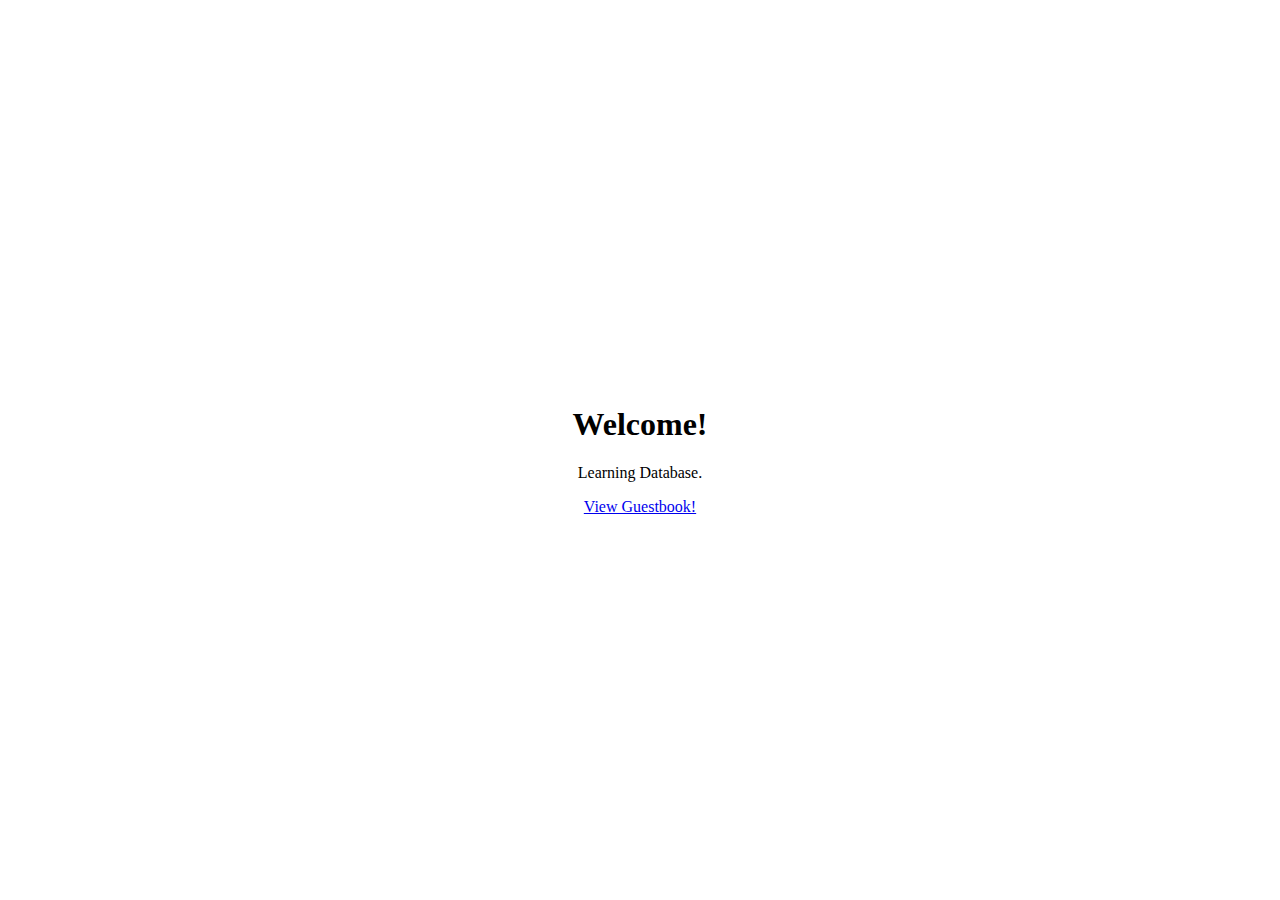
<file: index.html>
<!DOCTYPE html>
<html lang="en">
<head>
    <meta charset="UTF-8">
    <meta name="viewport" content="width=device-width, initial-scale=1.0">
    <title>ITF Database Lab</title>
    <link rel="stylesheet" href="https://cdn.jsdelivr.net/npm/bootstrap@4.5.3/dist/css/bootstrap.min.css" integrity="sha384-TX8t27EcRE3e/ihU7zmQxVncDAy5uIKz4rEkgIXeMed4M0jlfIDPvg6uqKI2xXr2" crossorigin="anonymous">
    <link rel="stylesheet" href="css/style.css">
    <style>
        body {
            display: flex;
            justify-content: center;
            flex-direction:column;
            text-align:center;
            margin:0;
            min-height: 100vh;
        }
    </style>
</head>
<body>
    <div class="my-4">
        <h1>Welcome!</h1>
        <p>Learning Database.</p>
        <a role="button" class="btn btn-primary mt-3" href="guestbook.php">View Guestbook!</a>
    </div>
</body>
</html>
</file>
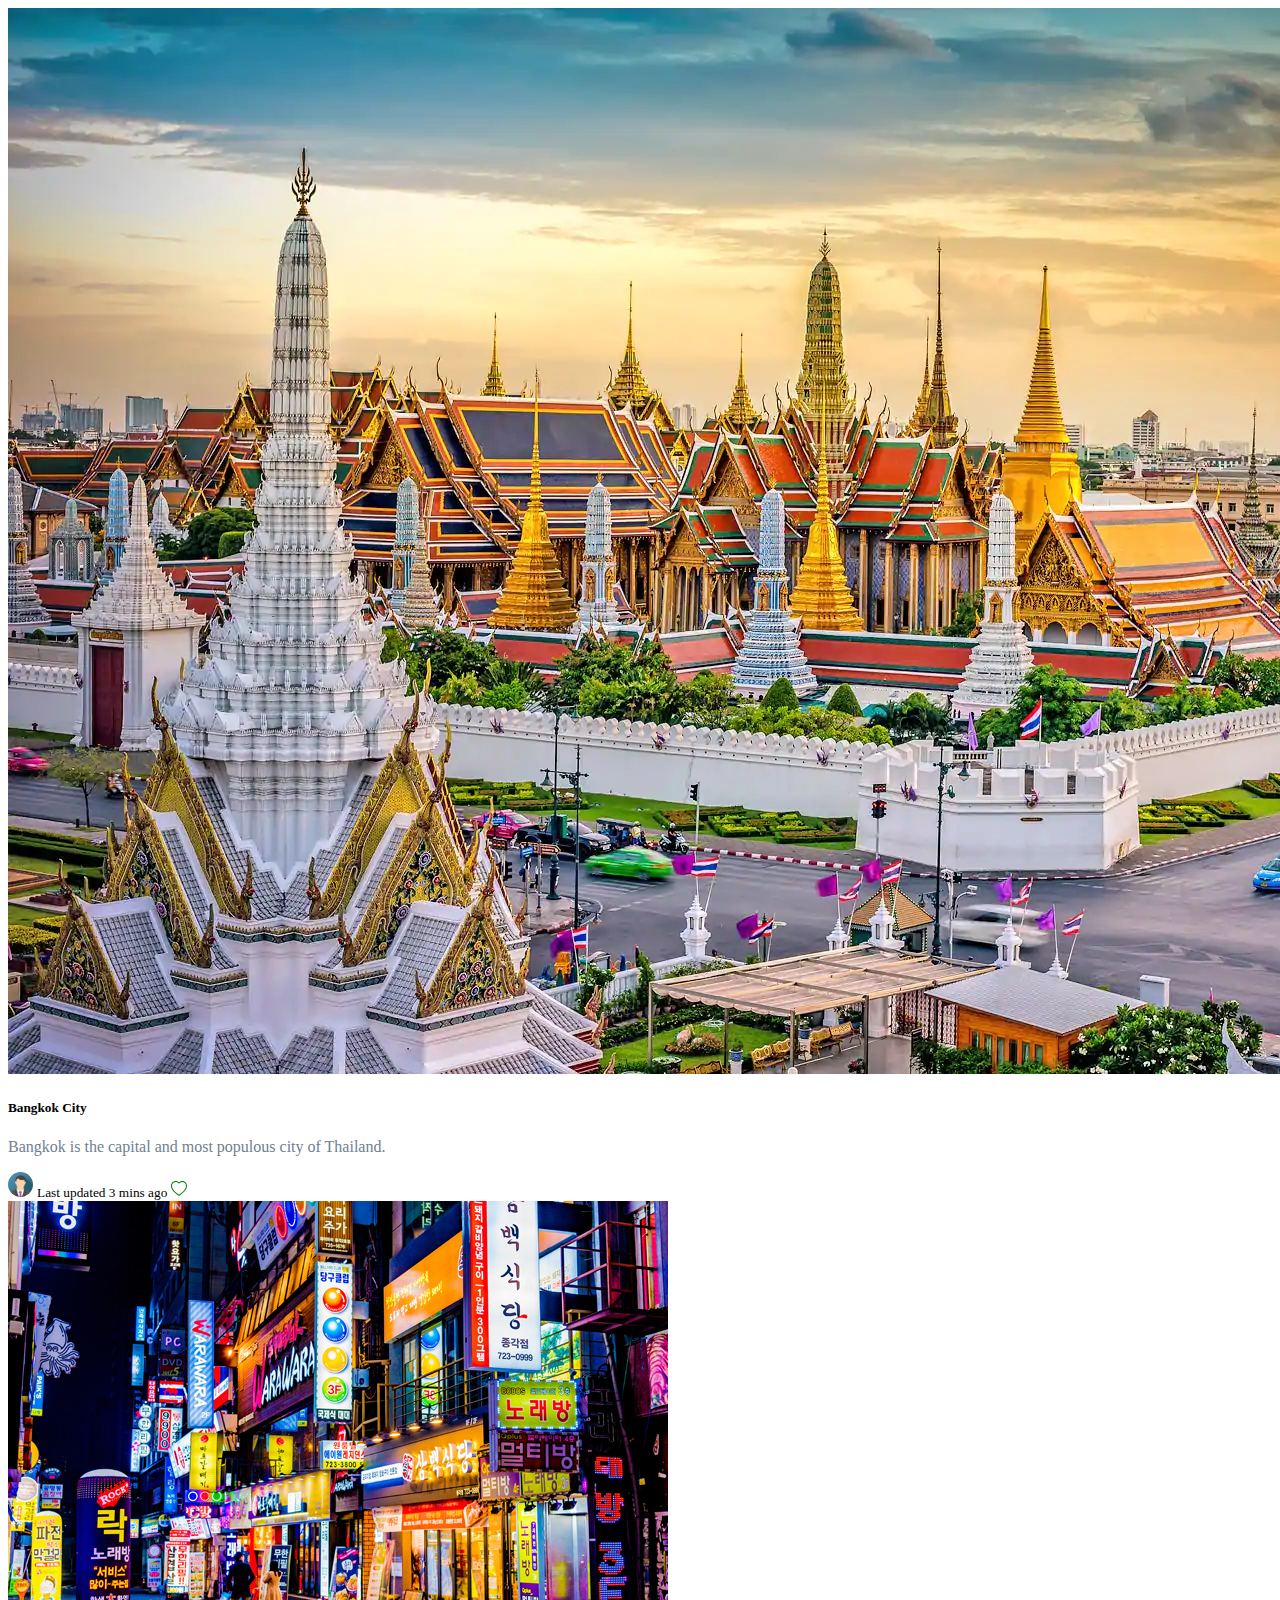
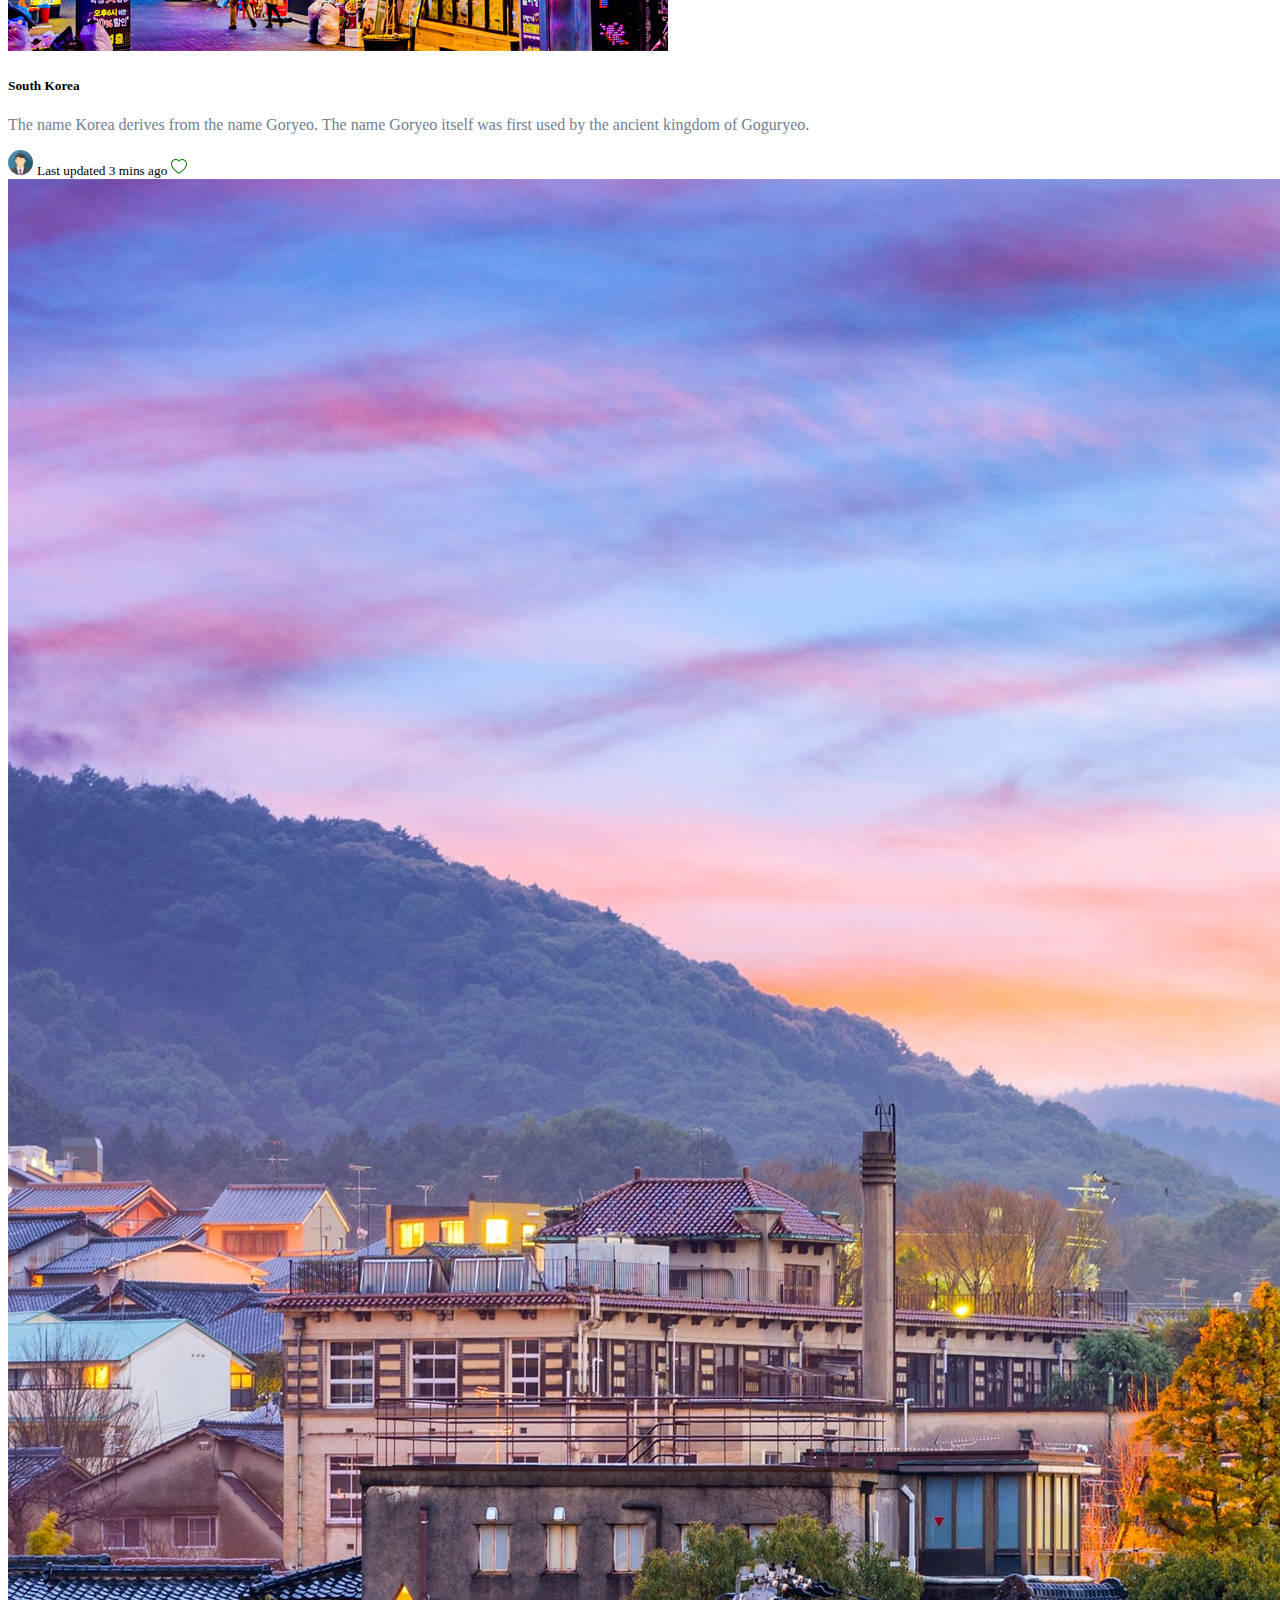
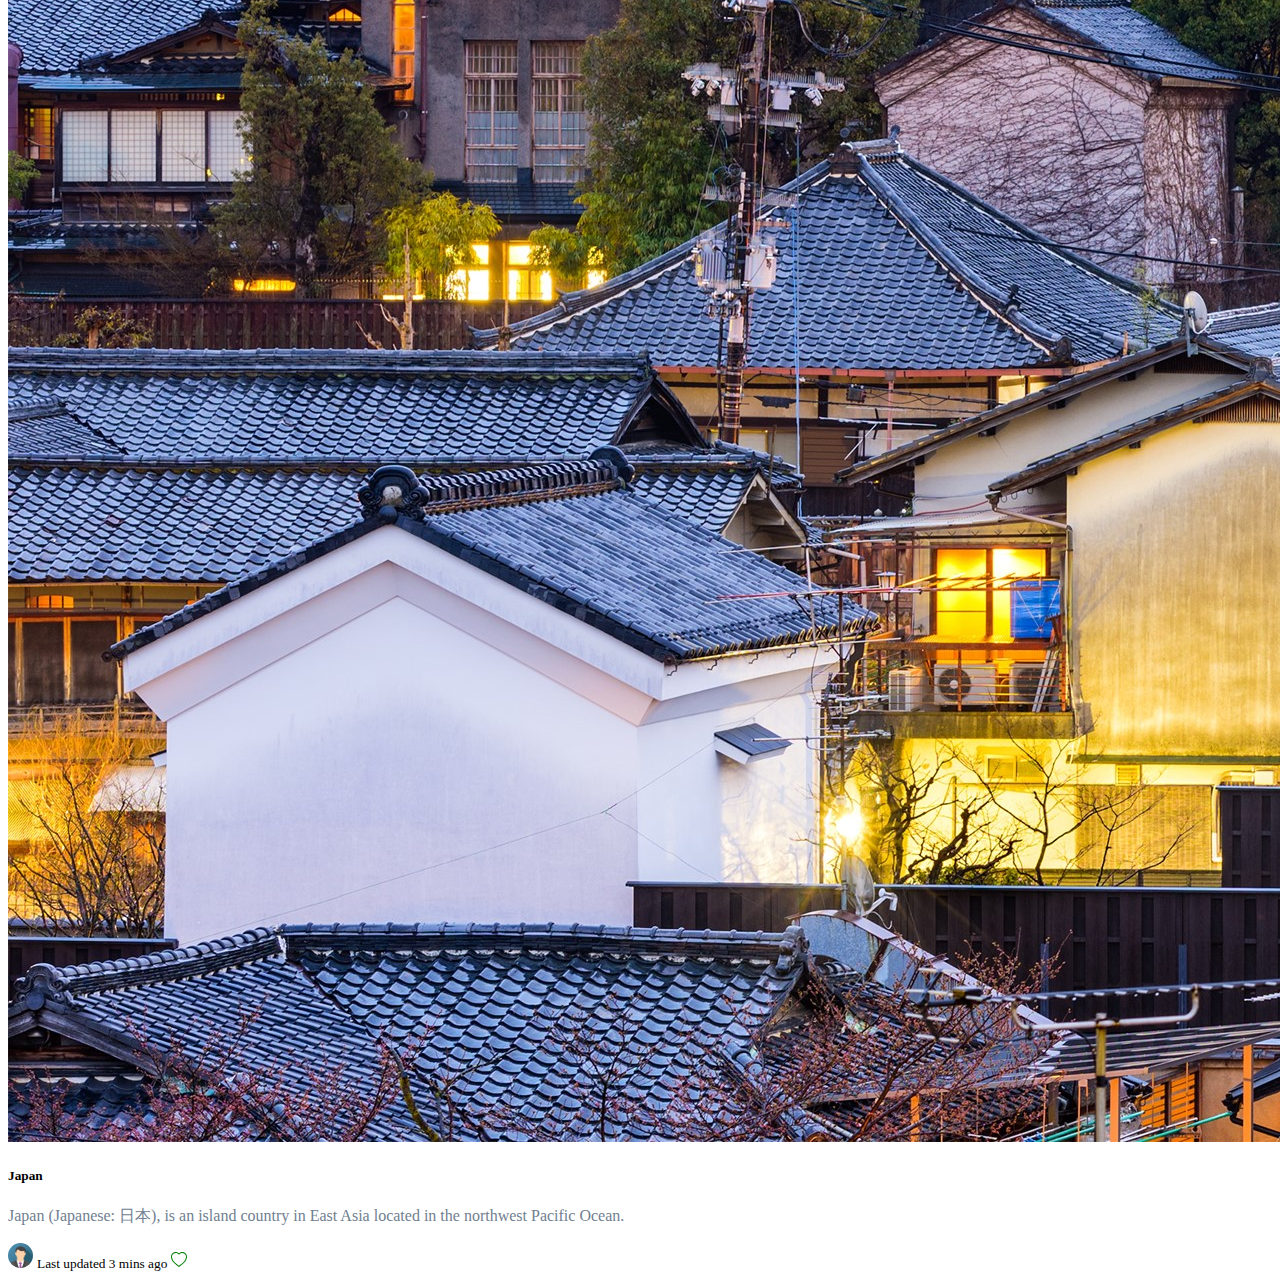
<file: js/index.html>
<!DOCTYPE html>
<html lang="en">
    <head>
        <meta charset="UTF-8">
        <meta name="viewport" content="width=device-width, initial-scale=1.0">
        <meta http-equiv="X-UA-Compatible" content="ie=edge">
        <title>Lab</title>
        <link rel="stylesheet" href="https://cdn.jsdelivr.net/npm/bootstrap@4.5.3/dist/css/bootstrap.min.css" integrity="sha384-TX8t27EcRE3e/ihU7zmQxVncDAy5uIKz4rEkgIXeMed4M0jlfIDPvg6uqKI2xXr2" crossorigin="anonymous">
        <style>
            p{
                color: slategrey;
            }

            h5{
                color: black;
            }
        </style>
    </head>
    <body>
        <div class="container">
            <div class="card-deck">
                <div class="card">
                  <img src="bkkkk.webp" class="card-img-top" alt="...">
                  <div class="card-body">
                    <h5 class="card-title">Bangkok City</h5>
                    <p class="card-text">Bangkok is the capital and most populous city of Thailand.</p>
                  </div>
                  <div class="card-footer">
                    <img style="border-radius: 50%;" src="img_avatar.png" alt="Avatar" height=25>
                    <small class="text-muted">Last updated 3 mins ago</small>
                    <svg width="1em" height="1em" viewBox="0 0 16 16" class="bi bi-heart" fill="green" xmlns="http://www.w3.org/2000/svg">
                        <path fill-rule="evenodd" d="M8 2.748l-.717-.737C5.6.281 2.514.878 1.4 3.053c-.523 1.023-.641 2.5.314 4.385.92 1.815 2.834 3.989 6.286 6.357 3.452-2.368 5.365-4.542 6.286-6.357.955-1.886.838-3.362.314-4.385C13.486.878 10.4.28 8.717 2.01L8 2.748zM8 15C-7.333 4.868 3.279-3.04 7.824 1.143c.06.055.119.112.176.171a3.12 3.12 0 0 1 .176-.17C12.72-3.042 23.333 4.867 8 15z"/>
                      </svg>
                  </div>
                </div>
                <div class="card">
                  <img src="Seoul.jpg" class="card-img-top" alt="...">
                  <div class="card-body">
                    <h5 class="card-title">South Korea</h5>
                    <p class="card-text">The name Korea derives from the name Goryeo. The name Goryeo itself was first used by the ancient kingdom of Goguryeo.</p>
                  </div>
                  <div class="card-footer">
                    <img style="border-radius: 50%;" src="img_avatar.png" alt="Avatar" height=25>
                    <small class="text-muted">Last updated 3 mins ago</small>
                    <svg width="1em" height="1em" viewBox="0 0 16 16" class="bi bi-heart" fill="green" xmlns="http://www.w3.org/2000/svg">
                        <path fill-rule="evenodd" d="M8 2.748l-.717-.737C5.6.281 2.514.878 1.4 3.053c-.523 1.023-.641 2.5.314 4.385.92 1.815 2.834 3.989 6.286 6.357 3.452-2.368 5.365-4.542 6.286-6.357.955-1.886.838-3.362.314-4.385C13.486.878 10.4.28 8.717 2.01L8 2.748zM8 15C-7.333 4.868 3.279-3.04 7.824 1.143c.06.055.119.112.176.171a3.12 3.12 0 0 1 .176-.17C12.72-3.042 23.333 4.867 8 15z"/>
                      </svg>
                  </div>
                </div>
                <div class="card">
                  <img src="JAPAN.jpg" class="card-img-top" alt="...">
                  <div class="card-body">
                    <h5 class="card-title">Japan</h5>
                    <p class="card-text">Japan (Japanese: 日本), is an island country in East Asia located in the northwest Pacific Ocean.</p>
                  </div>
                  <div class="card-footer">
                    <img style="border-radius: 50%;" src="img_avatar.png" alt="Avatar" height=25>
                    <small class="text-muted">Last updated 3 mins ago</small>
                    <svg width="1em" height="1em" viewBox="0 0 16 16" class="bi bi-heart" fill="green" xmlns="http://www.w3.org/2000/svg">
                        <path fill-rule="evenodd" d="M8 2.748l-.717-.737C5.6.281 2.514.878 1.4 3.053c-.523 1.023-.641 2.5.314 4.385.92 1.815 2.834 3.989 6.286 6.357 3.452-2.368 5.365-4.542 6.286-6.357.955-1.886.838-3.362.314-4.385C13.486.878 10.4.28 8.717 2.01L8 2.748zM8 15C-7.333 4.868 3.279-3.04 7.824 1.143c.06.055.119.112.176.171a3.12 3.12 0 0 1 .176-.17C12.72-3.042 23.333 4.867 8 15z"/>
                      </svg>
                  </div>
                </div>
              </div>
          </div>
    </body>
</html>
</file>
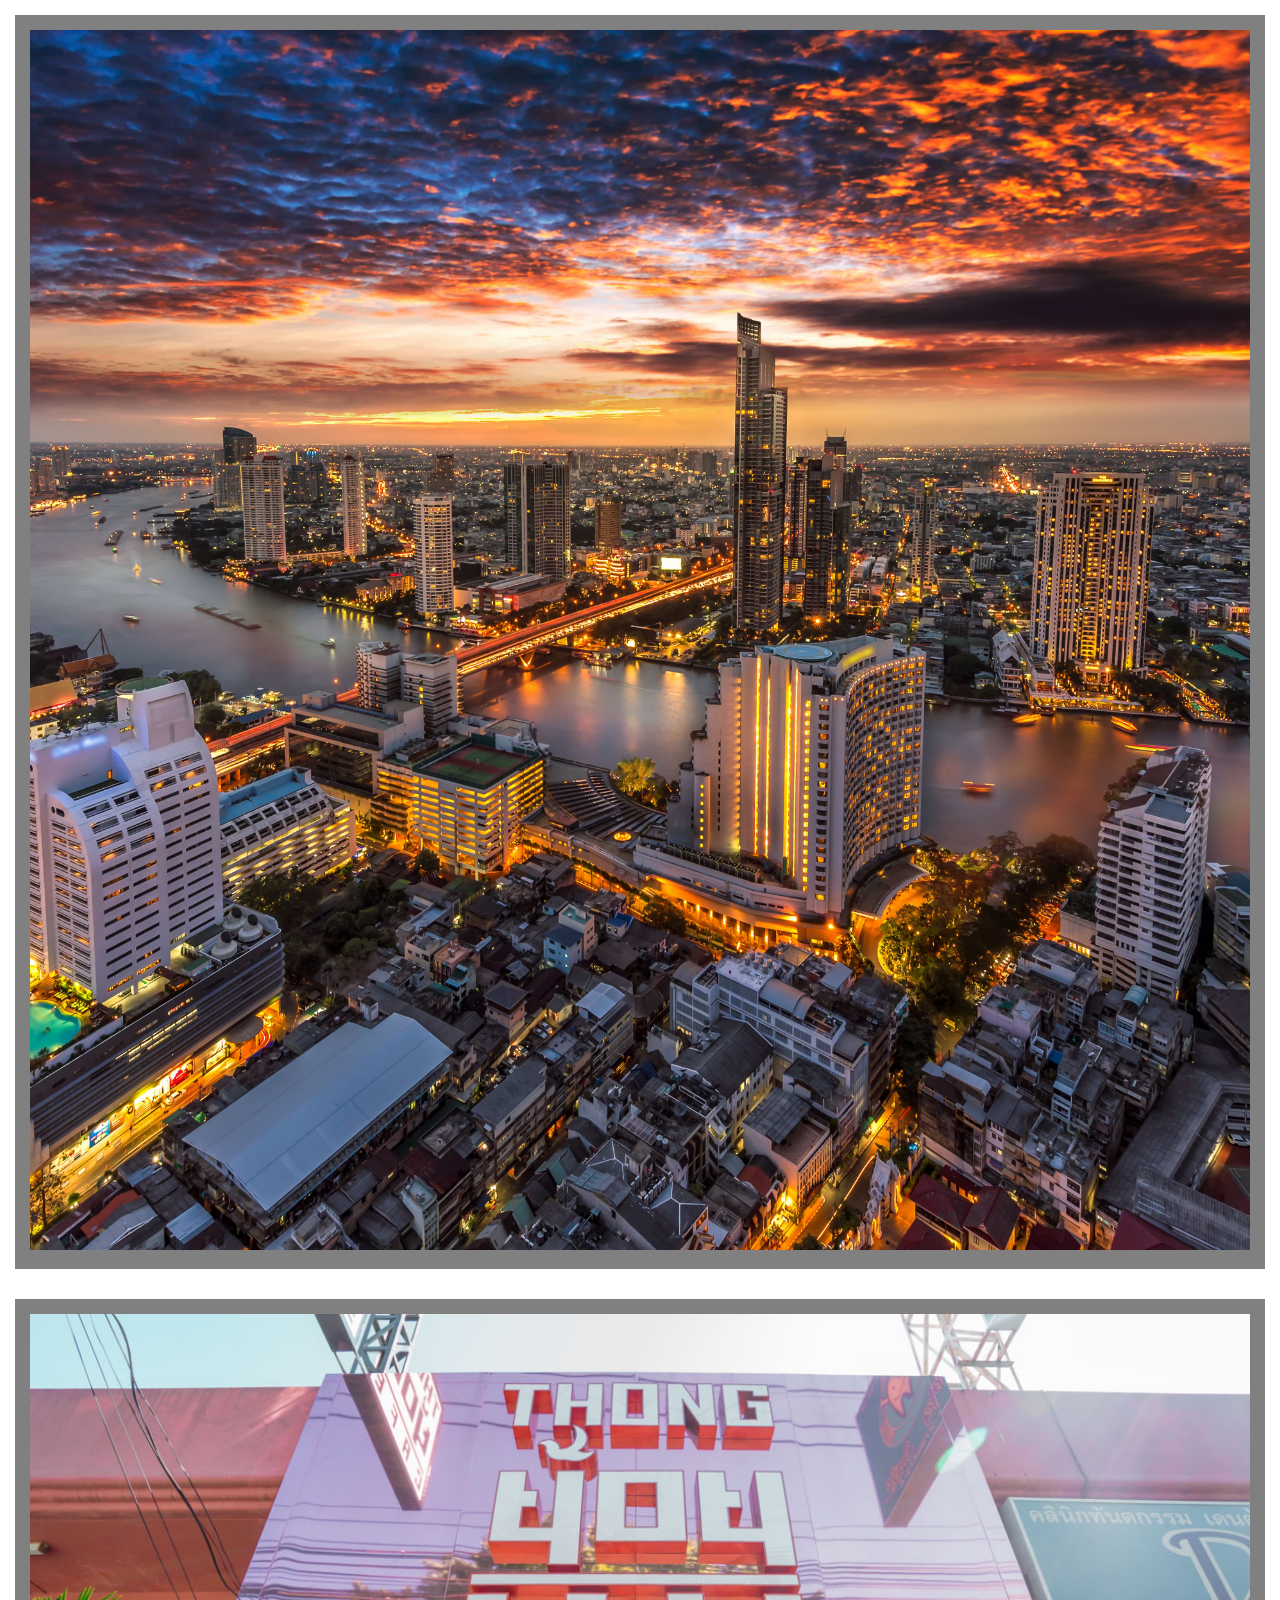
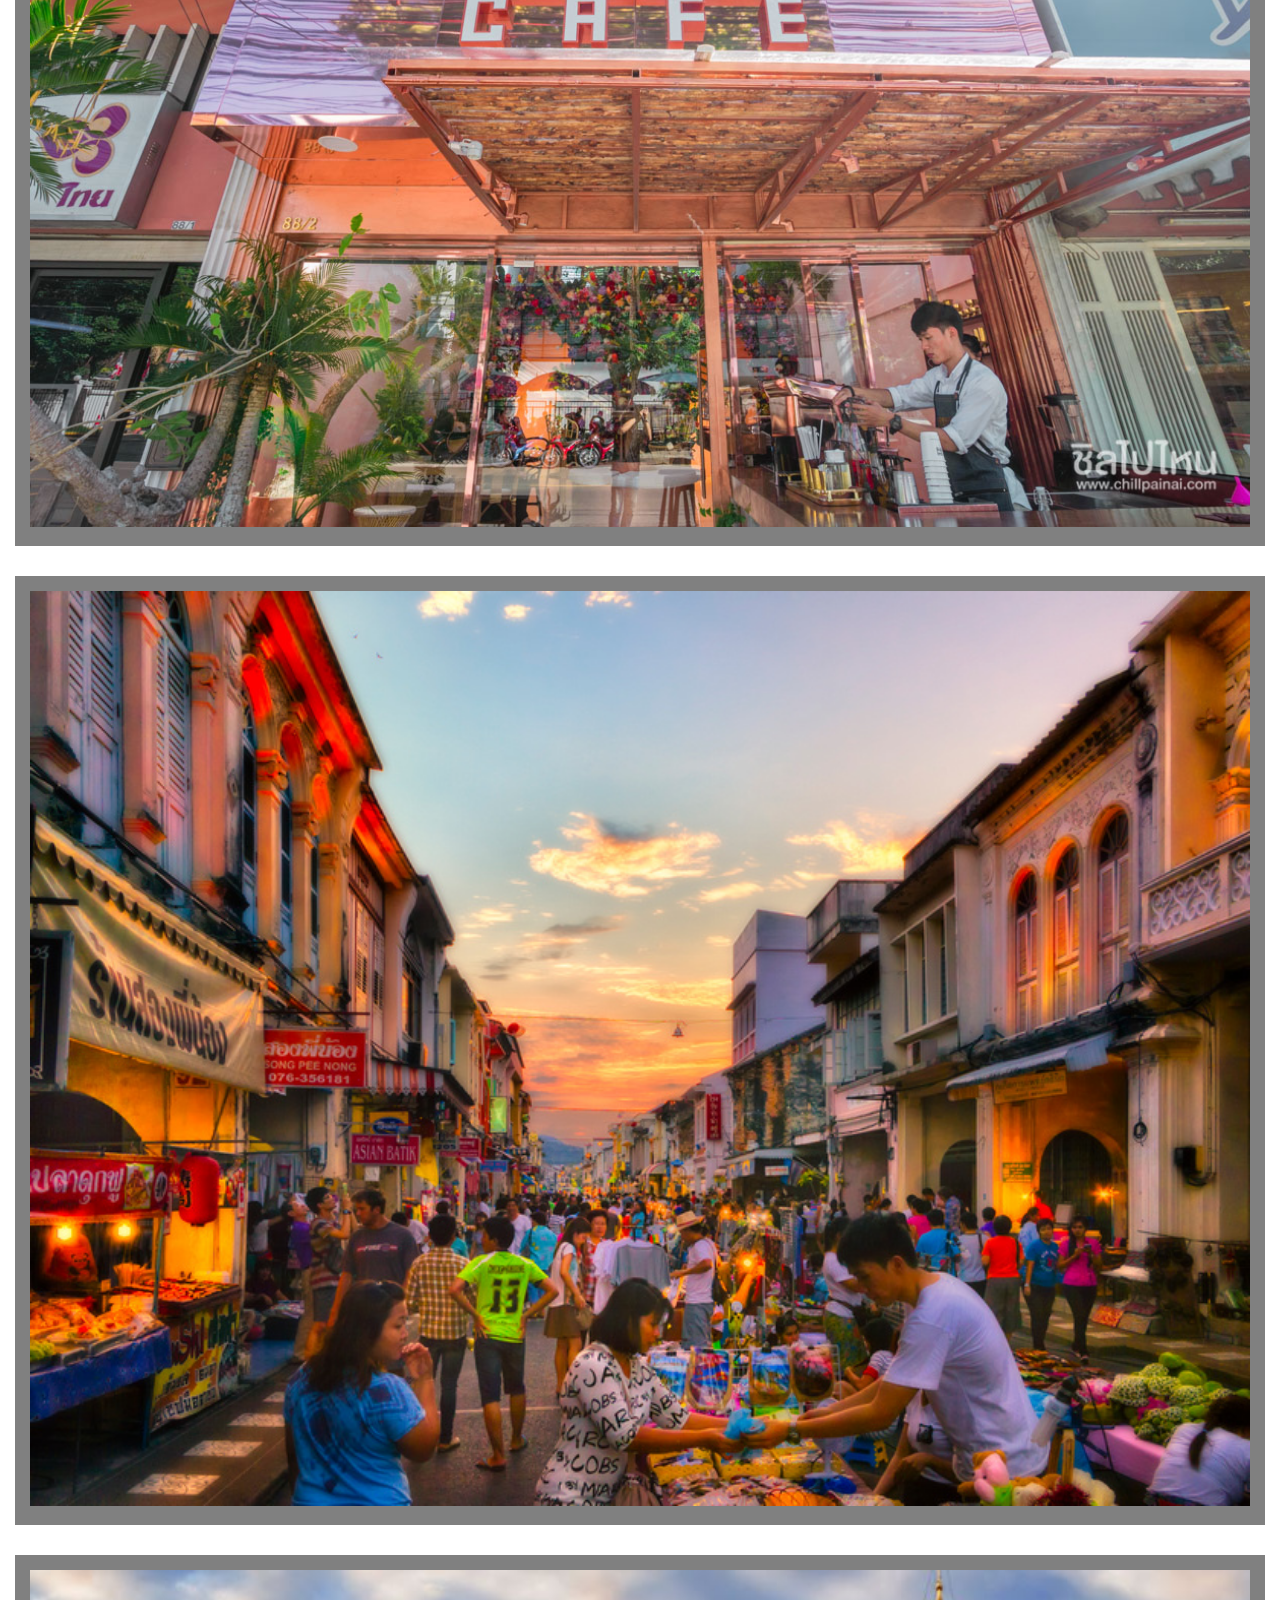
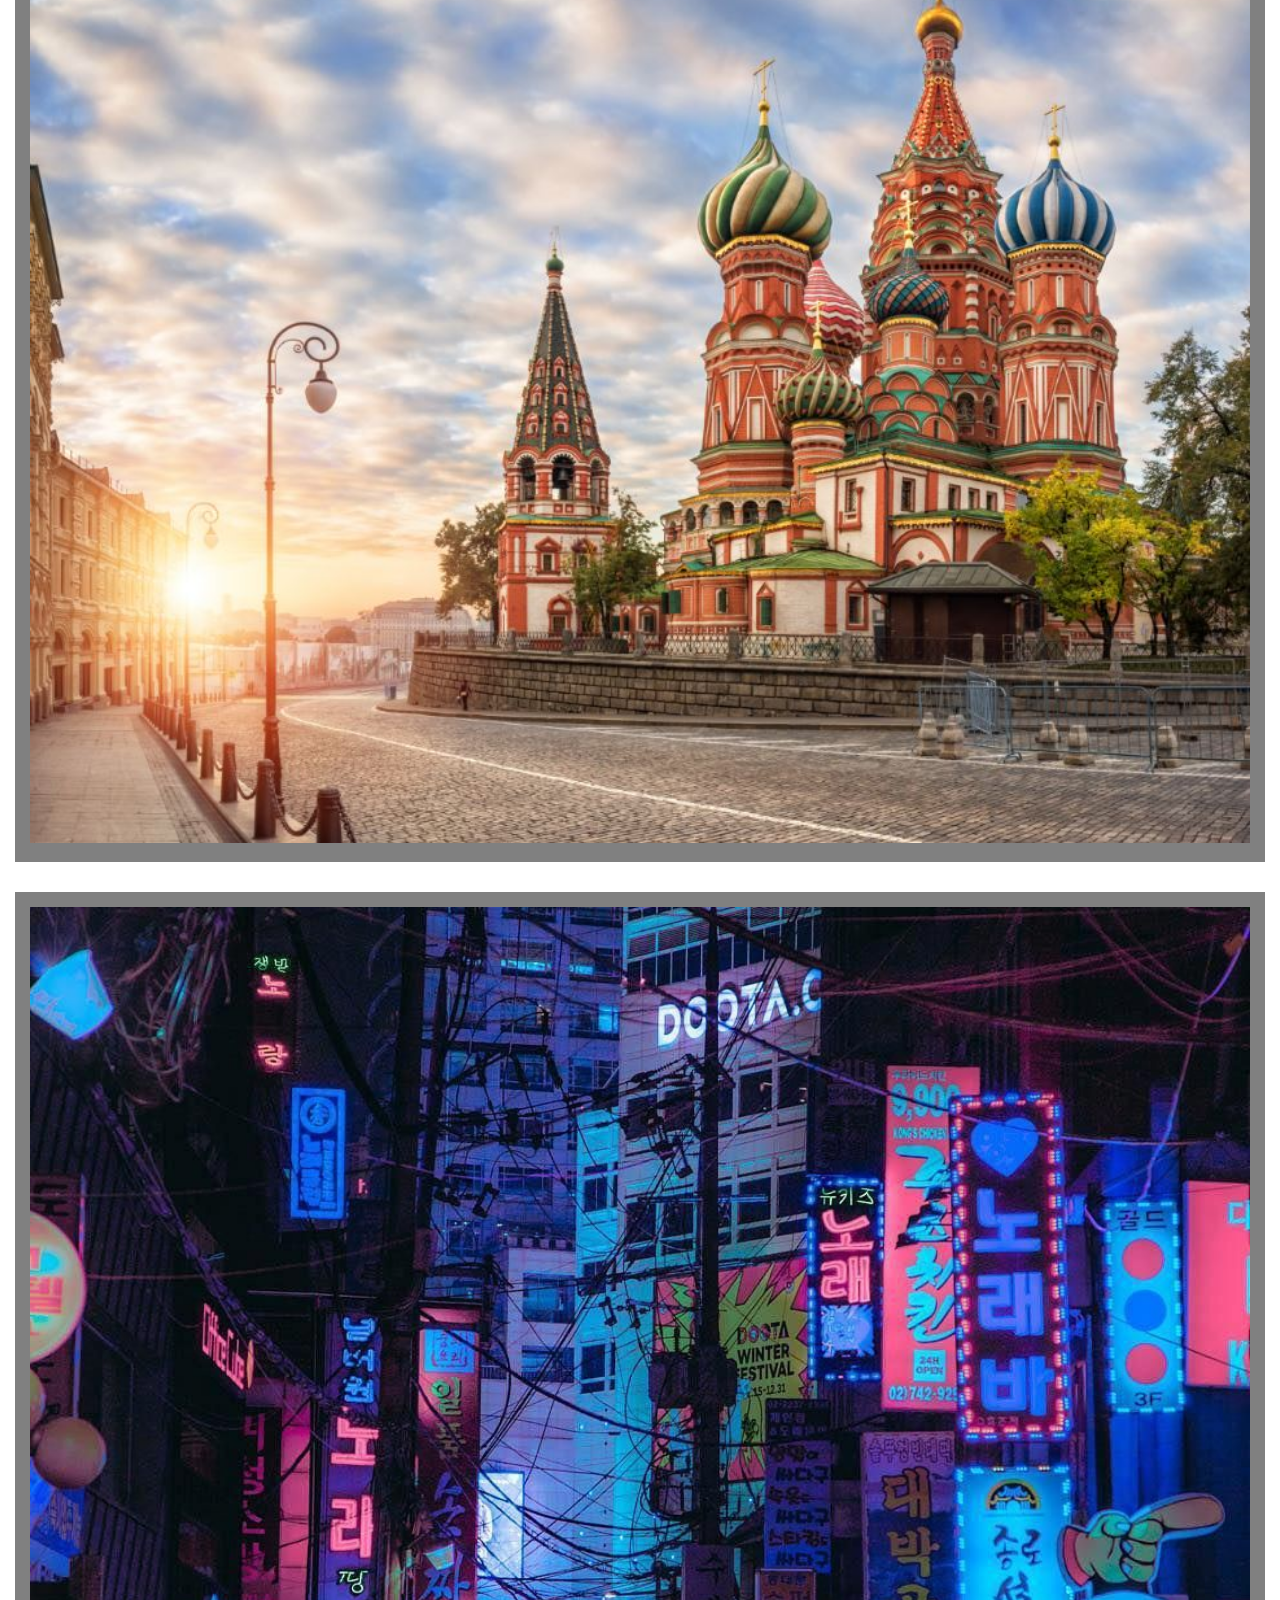
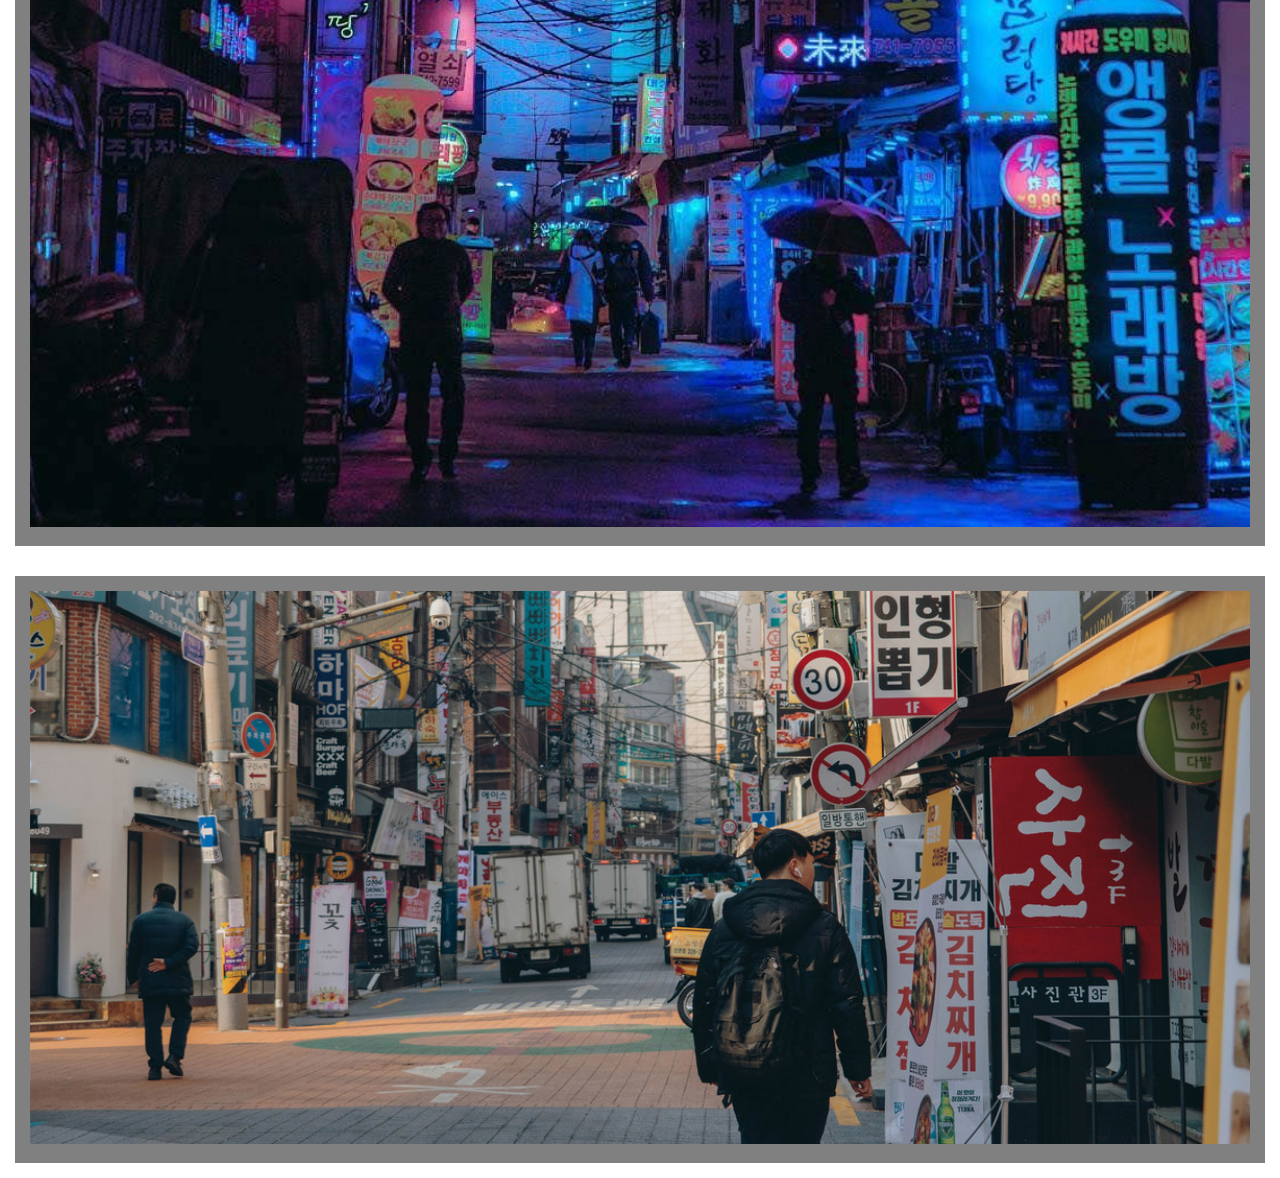
<file: js/ex1.html>
<!DOCTYPE html>
<html lang="en">
<head>
    <meta charset="UTF-8">
    <meta name="viewport" content="width=device-width, initial-scale=1.0">
    <title>ex1 layout</title>
    <link rel="stylesheet" href="https://cdn.jsdelivr.net/npm/bootstrap@4.5.3/dist/css/bootstrap.min.css" integrity="sha384-TX8t27EcRE3e/ihU7zmQxVncDAy5uIKz4rEkgIXeMed4M0jlfIDPvg6uqKI2xXr2" crossorigin="anonymous">
    <link href="style.css" rel="stylesheet">

</head>
<body>
    <div class="container-fluid">
        <div class="row row-height">
            <div class="col-md-6 cell">
                <div class="cell-body">
                    <img src="bkk1.jpg" alt="" width="100%">
                </div>
            </div>
            <div class="col-md-6">
                <div class="row height-100">
                    <div class="col-sm-6">
                        <div class="row height-100">
                            <div class="col-12 cell" style="height: 33%;">
                                <div class="cell-body">
                                    <img src="แฟดำ.jpg" alt="" width="100%">
                                </div>
                            </div>
                            <div class="col-12 cell" style="height: 33%;">
                                <div class="cell-body">
                                    <img src="old town.jpg" alt="" width="100%">
                                </div>
                            </div>
                            <div class="col-12 cell" style="height: 33%;">
                                <div class="cell-body">
                                    <img src="rusia.jpg" alt="" width="100%">
                                </div>
                            </div>
                        </div>
                        
                    </div>
                    <div class="col-sm-6">
                        <div class="row height-100">
                            <div class="col-12 cell" style="height: 66%;">
                                <div class="cell-body">
                                    <img src="korea2.jpg" alt="" width="100%" height="100%">
                                </div>
                            </div>
                            <div class="col-12 cell" style="height: 34%;">
                                <div class="cell-body">
                                    <img src="jap1.jpg" alt="" width="100%">
                                </div>
                            </div>
                        </div>
                        
                    </div>
                </div>
            </div>
        </div>
        
    </div>
</body>
</html>
</file>
<file: css/style.css>
html, body {
    margin: 0;
    padding: 0;
}

.container {
    margin: 100px auto 50px;
}
</file>
<file: js/style.css>
html,
body {
  padding: 0;
  margin: 0;
}
body {
  height: 100%;
}

.cell {
  padding: 15px; /*เปลี่ยนเลขได้*/
}
.cell-body {
  height: 100%;
  padding: 15px; /*เปลี่ยนเลขได้*/
  background-color: gray; /*เปลี่ยนสีได้*/
  color: ; /*เปลี่ยนสีได้*/
}

.row-height {
  min-height: 100px !important; /*เปลี่ยนเลขได้*/
}

.height-100 {
  height: 100% !important;
}
</file>
